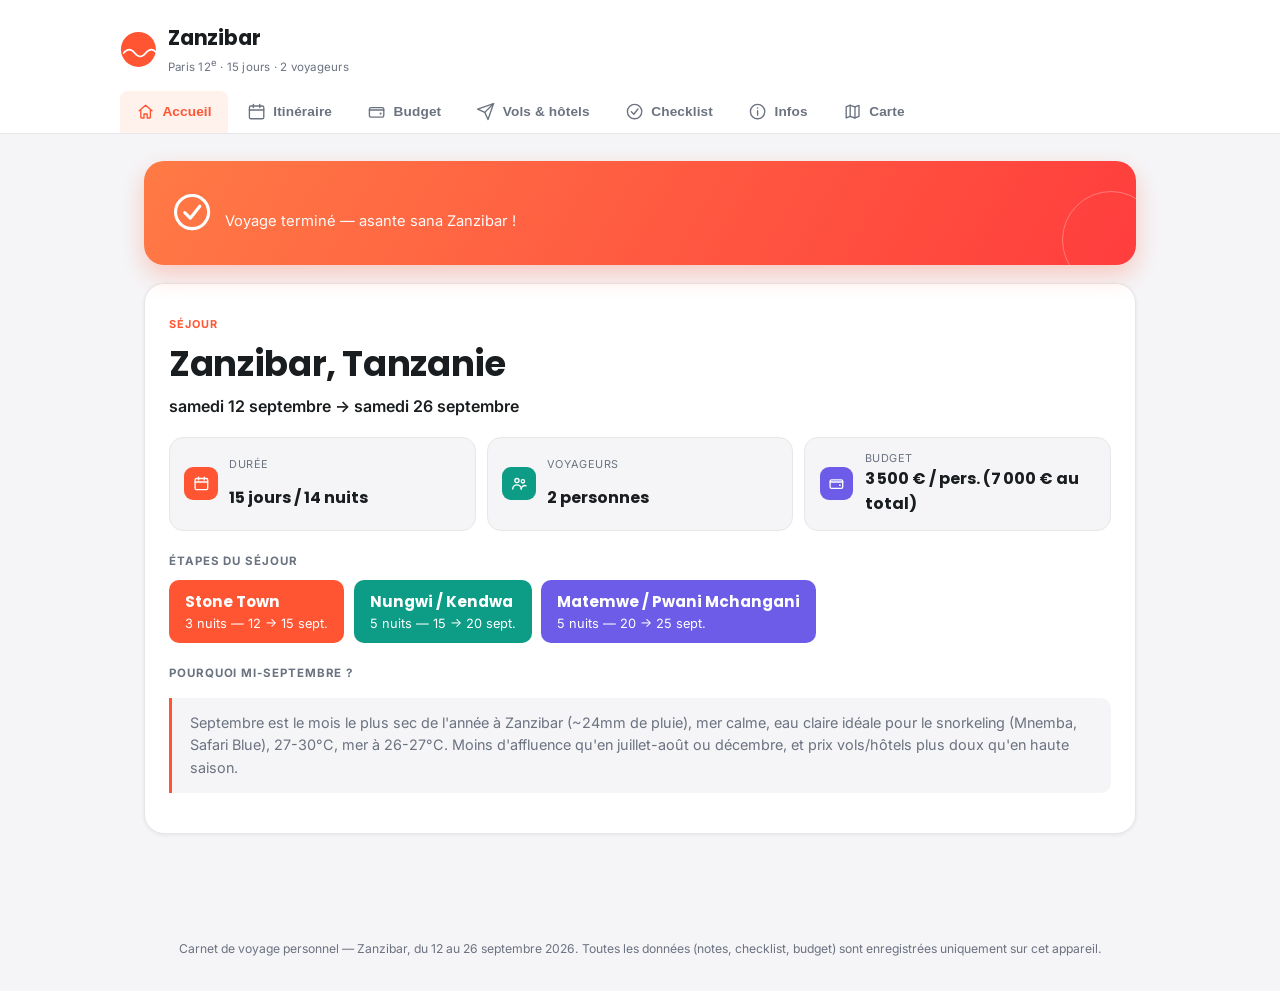
<file: zanzibarsite/index.html>
<!DOCTYPE html>
<html lang="fr">
<head>
<meta charset="UTF-8" />
<meta name="viewport" content="width=device-width, initial-scale=1.0" />
<meta name="color-scheme" content="light" />
<meta name="theme-color" content="#ff5533" />
<title>Zanzibar — Carnet de voyage</title>
<link rel="icon" href="data:image/svg+xml,<svg xmlns=%22http://www.w3.org/2000/svg%22 viewBox=%220 0 24 24%22><circle cx=%2212%22 cy=%2212%22 r=%2211%22 fill=%22%23ff5533%22/><path d=%22M2 15c2.5-3 5-3 7.5 0s5 3 7.5 0 5-3 7.5 0%22 stroke=%22%23ffffff%22 stroke-width=%222%22 fill=%22none%22 stroke-linecap=%22round%22/></svg>" />
<link rel="preconnect" href="https://fonts.googleapis.com" />
<link rel="preconnect" href="https://fonts.gstatic.com" crossorigin />
<link href="https://fonts.googleapis.com/css2?family=Poppins:wght@500;600;700;800&family=Inter:wght@400;500;600;700&display=swap" rel="stylesheet" />
<link rel="stylesheet" href="css/style.css" />
</head>
<body>

<!-- Sprite d'icônes vectorielles (référencées via <use>) -->
<svg aria-hidden="true" style="position:absolute;width:0;height:0;overflow:hidden" xmlns="http://www.w3.org/2000/svg">
<defs>
<symbol id="i-home" viewBox="0 0 24 24"><path d="M4 11 12 4l8 7"/><path d="M6 10v9a1 1 0 0 0 1 1h3v-5h4v5h3a1 1 0 0 0 1-1v-9"/></symbol>
<symbol id="i-calendar" viewBox="0 0 24 24"><rect x="3" y="5" width="18" height="16" rx="2"/><line x1="3" y1="10" x2="21" y2="10"/><line x1="8" y1="3" x2="8" y2="7"/><line x1="16" y1="3" x2="16" y2="7"/></symbol>
<symbol id="i-wallet" viewBox="0 0 24 24"><rect x="3" y="7" width="18" height="12" rx="2"/><path d="M3 10h18"/><circle cx="17" cy="14.5" r="1.3" fill="currentColor" stroke="none"/></symbol>
<symbol id="i-plane" viewBox="0 0 24 24"><path d="M22 2 11 13"/><path d="M22 2 15 22l-4-9-9-4 20-7z"/></symbol>
<symbol id="i-check-circle" viewBox="0 0 24 24"><circle cx="12" cy="12" r="9"/><path d="M8 12.3 11 15.3 16.2 8.8"/></symbol>
<symbol id="i-info" viewBox="0 0 24 24"><circle cx="12" cy="12" r="9"/><line x1="12" y1="11" x2="12" y2="16.5"/><circle cx="12" cy="7.5" r="1" fill="currentColor" stroke="none"/></symbol>
<symbol id="i-map" viewBox="0 0 24 24"><path d="M9 4 4 6.2v13.8l5-2 6 2 5-2V4.2l-5 2-6-2z"/><line x1="9" y1="4" x2="9" y2="18"/><line x1="15" y1="6.2" x2="15" y2="20"/></symbol>
<symbol id="i-users" viewBox="0 0 24 24"><circle cx="8.5" cy="8" r="3"/><path d="M2.5 20a6 6 0 0 1 12 0"/><circle cx="17" cy="9" r="2.4"/><path d="M14.7 20a5 5 0 0 1 6.8-4.6"/></symbol>
<symbol id="i-sun" viewBox="0 0 24 24"><circle cx="12" cy="12" r="4.2"/><line x1="12" y1="3" x2="12" y2="5.3"/><line x1="12" y1="18.7" x2="12" y2="21"/><line x1="3" y1="12" x2="5.3" y2="12"/><line x1="18.7" y1="12" x2="21" y2="12"/><line x1="5.6" y1="5.6" x2="7.3" y2="7.3"/><line x1="16.7" y1="16.7" x2="18.4" y2="18.4"/><line x1="16.7" y1="7.3" x2="18.4" y2="5.6"/><line x1="5.6" y1="18.4" x2="7.3" y2="16.7"/></symbol>
<symbol id="i-cloud-sun" viewBox="0 0 24 24"><circle cx="8.5" cy="8.5" r="2.6"/><line x1="8.5" y1="3.5" x2="8.5" y2="4.8"/><line x1="3.5" y1="8.5" x2="4.8" y2="8.5"/><line x1="4.9" y1="4.9" x2="5.8" y2="5.8"/><path d="M6 18.5a3 3 0 0 1 .3-6 4.2 4.2 0 0 1 7.9-1.3 3.4 3.4 0 0 1 3.3 3.4 3.4 3.4 0 0 1-3.4 3.9z"/></symbol>
<symbol id="i-moon" viewBox="0 0 24 24"><path d="M20 14.5A8.5 8.5 0 1 1 9.5 4a7 7 0 0 0 10.5 10.5z"/></symbol>
<symbol id="i-utensils" viewBox="0 0 24 24"><path d="M5 3v6a2 2 0 0 0 4 0V3"/><line x1="7" y1="3" x2="7" y2="21"/><path d="M17 3c0 4-2 5-2 8s2 3 2 3v7"/></symbol>
<symbol id="i-shield" viewBox="0 0 24 24"><path d="M12 3.2 19 6v6c0 5-3 8-7 9-4-1-7-4-7-9V6l7-2.8z"/></symbol>
<symbol id="i-cross" viewBox="0 0 24 24"><rect x="9.5" y="4" width="5" height="16" rx="1.2"/><rect x="4" y="9.5" width="16" height="5" rx="1.2"/></symbol>
<symbol id="i-coin" viewBox="0 0 24 24"><circle cx="12" cy="12" r="8.2"/><text x="12" y="15.6" font-size="9" text-anchor="middle" fill="currentColor" stroke="none" font-family="serif">€</text></symbol>
<symbol id="i-clock" viewBox="0 0 24 24"><circle cx="12" cy="12" r="9"/><line x1="12" y1="12" x2="12" y2="7"/><line x1="12" y1="12" x2="15.3" y2="13.6"/></symbol>
<symbol id="i-wifi" viewBox="0 0 24 24"><circle cx="12" cy="18" r="1.1" fill="currentColor" stroke="none"/><path d="M8.5 14.5a5 5 0 0 1 7 0"/><path d="M5.5 11a9 9 0 0 1 13 0"/><path d="M2.5 7.5a13 13 0 0 1 19 0"/></symbol>
<symbol id="i-plug" viewBox="0 0 24 24"><line x1="9" y1="2" x2="9" y2="8"/><line x1="15" y1="2" x2="15" y2="8"/><path d="M7 8h10v4a5 5 0 0 1-10 0z"/><line x1="12" y1="17" x2="12" y2="22"/></symbol>
<symbol id="i-shirt" viewBox="0 0 24 24"><path d="M8 3 4 6.5l2.2 3L8 8.3V20h8V8.3l1.8 1.2 2.2-3L16 3l-2 2h-4z"/></symbol>
<symbol id="i-lock" viewBox="0 0 24 24"><rect x="5" y="11" width="14" height="9" rx="2"/><path d="M8 11V8a4 4 0 0 1 8 0v3"/></symbol>
<symbol id="i-phone" viewBox="0 0 24 24"><path d="M6.6 10.8c1.4 2.8 3.8 5.1 6.6 6.6l2.2-2.2c.3-.3.8-.4 1.1-.2 1.1.5 2.3.7 3.5.7.6 0 1 .4 1 1V20c0 .6-.4 1-1 1C10.1 21 3 13.9 3 5c0-.6.4-1 1-1h3.5c.6 0 1 .4 1 1 0 1.2.2 2.4.7 3.5.1.3 0 .8-.2 1.1z"/></symbol>
<symbol id="i-app" viewBox="0 0 24 24"><rect x="5" y="2.5" width="14" height="19" rx="2.5"/><line x1="10" y1="18" x2="14" y2="18"/></symbol>
<symbol id="i-wave" viewBox="0 0 24 24"><path d="M2 10c2-2.5 4-2.5 6 0s4 2.5 6 0 4-2.5 6 0"/><path d="M2 16c2-2.5 4-2.5 6 0s4 2.5 6 0 4-2.5 6 0"/></symbol>
<symbol id="i-star" viewBox="0 0 24 24"><path d="M12 2.5l2.9 6.9 7.1.4-5.5 4.8 1.8 7-6.3-3.9-6.3 3.9 1.8-7-5.5-4.8 7.1-.4z" fill="currentColor" stroke="none"/></symbol>
<symbol id="i-passport" viewBox="0 0 24 24"><rect x="5" y="2" width="14" height="20" rx="2"/><circle cx="12" cy="9" r="2.6"/><line x1="9" y1="14.5" x2="15" y2="14.5"/><line x1="9" y1="17.5" x2="15" y2="17.5"/></symbol>
<symbol id="i-building" viewBox="0 0 24 24"><rect x="4" y="3" width="16" height="18" rx="1"/><rect x="7" y="6.5" width="2.2" height="2.2"/><rect x="14.8" y="6.5" width="2.2" height="2.2"/><rect x="7" y="11.5" width="2.2" height="2.2"/><rect x="14.8" y="11.5" width="2.2" height="2.2"/><rect x="10" y="16.5" width="4" height="4.5"/></symbol>
<symbol id="i-bag" viewBox="0 0 24 24"><rect x="5" y="8" width="14" height="13" rx="2"/><path d="M9 8V6a3 3 0 0 1 6 0v2"/><line x1="5" y1="13" x2="19" y2="13"/></symbol>
<symbol id="i-chevron" viewBox="0 0 24 24"><path d="M6 9l6 6 6-6"/></symbol>
</defs>
</svg>

<header class="top">
  <div class="title-row">
    <div class="brand">
      <svg class="brand-mark" viewBox="0 0 40 40" aria-hidden="true">
        <circle cx="20" cy="20" r="19" />
        <path class="brand-wave" d="M4 24c4-5 8-5 12 0s8 5 12 0 8-5 12 0" />
      </svg>
      <div class="brand-text">
        <h1>Zanzibar</h1>
        <span class="subtitle">Paris 12<sup>e</sup> · 15 jours · 2 voyageurs</span>
      </div>
    </div>
  </div>
  <nav class="tabs">
    <button class="tab-btn" data-tab="accueil"><svg class="icon"><use href="#i-home"/></svg><span class="tab-label">Accueil</span></button>
    <button class="tab-btn" data-tab="itineraire"><svg class="icon"><use href="#i-calendar"/></svg><span class="tab-label">Itinéraire</span></button>
    <button class="tab-btn" data-tab="budget"><svg class="icon"><use href="#i-wallet"/></svg><span class="tab-label">Budget</span></button>
    <button class="tab-btn" data-tab="sejour"><svg class="icon"><use href="#i-plane"/></svg><span class="tab-label">Vols &amp; hôtels</span></button>
    <button class="tab-btn" data-tab="checklist"><svg class="icon"><use href="#i-check-circle"/></svg><span class="tab-label">Checklist</span></button>
    <button class="tab-btn" data-tab="infos"><svg class="icon"><use href="#i-info"/></svg><span class="tab-label">Infos</span></button>
    <button class="tab-btn" data-tab="carte"><svg class="icon"><use href="#i-map"/></svg><span class="tab-label">Carte</span></button>
  </nav>
</header>

<main>

  <!-- ACCUEIL -->
  <section id="accueil" class="tab-panel">
    <div id="countdown"></div>
    <div class="hero-card">
      <span class="eyebrow">Séjour</span>
      <h2 id="home-destination">Zanzibar</h2>
      <p class="hero-dates" id="home-dates"></p>
      <div class="summary-grid">
        <div class="summary-item">
          <span class="icon-tile c1"><svg class="icon"><use href="#i-calendar"/></svg></span>
          <span class="label">Durée</span><span class="value" id="home-duration"></span>
        </div>
        <div class="summary-item">
          <span class="icon-tile c2"><svg class="icon"><use href="#i-users"/></svg></span>
          <span class="label">Voyageurs</span><span class="value" id="home-travelers"></span>
        </div>
        <div class="summary-item">
          <span class="icon-tile c3"><svg class="icon"><use href="#i-wallet"/></svg></span>
          <span class="label">Budget</span><span class="value" id="home-budget"></span>
        </div>
      </div>
      <h3 class="section-label">Étapes du séjour</h3>
      <div class="stage-chips" id="home-stages"></div>
      <h3 class="section-label">Pourquoi mi-septembre ?</h3>
      <p class="why-box" id="home-why"></p>
    </div>
  </section>

  <!-- ITINERAIRE -->
  <section id="itineraire" class="tab-panel">
    <h2>Itinéraire jour par jour</h2>
    <p class="panel-intro">Touchez un jour pour dérouler le détail. Vos notes sont sauvegardées automatiquement sur cet appareil.</p>
    <div class="filter-chips" id="itinerary-filters"></div>
    <div id="itinerary-list"></div>
  </section>

  <!-- BUDGET -->
  <section id="budget" class="tab-panel">
    <h2>Budget par personne</h2>
    <div class="budget-bar-wrap">
      <div class="budget-bar-fill" id="budget-bar-fill"></div>
      <div class="budget-bar-spent" id="budget-bar-spent"></div>
    </div>
    <div class="budget-legend">
      <span class="legend-planned">Prévisionnel</span>
      <span class="legend-spent">Dépensé réel</span>
    </div>
    <p id="budget-margin"></p>
    <table class="budget-table">
      <thead>
        <tr>
          <th>Poste</th>
          <th class="num">Prévu</th>
          <th class="num">Dépensé réel</th>
          <th class="num">Écart</th>
        </tr>
      </thead>
      <tbody id="budget-tbody"></tbody>
      <tfoot>
        <tr>
          <td>Total</td>
          <td class="num" id="budget-total-planned"></td>
          <td class="num" id="budget-total-spent"></td>
          <td class="num">Plafond : <span id="budget-ceiling"></span></td>
        </tr>
      </tfoot>
    </table>
    <div class="budget-actions">
      <button class="ghost-btn" id="budget-reset">Réinitialiser les dépenses saisies</button>
    </div>
    <p id="budget-couple-total"></p>
  </section>

  <!-- VOLS & HEBERGEMENTS -->
  <section id="sejour" class="tab-panel">
    <h2>Vols Paris → Zanzibar</h2>
    <div class="cards-grid" id="flights-list"></div>

    <h2>Hébergements par étape</h2>
    <div class="cards-grid" id="accommodations-list"></div>
  </section>

  <!-- CHECKLIST -->
  <section id="checklist" class="tab-panel">
    <h2>Checklist de préparation</h2>
    <div id="checklist-overall"></div>
    <div id="checklist-container"></div>
  </section>

  <!-- INFOS PRATIQUES -->
  <section id="infos" class="tab-panel">
    <h2>Infos pratiques</h2>
    <div id="practical-list"></div>
  </section>

  <!-- CARTE -->
  <section id="carte" class="tab-panel">
    <h2>Carte du séjour</h2>
    <div class="map-wrap">
      <svg id="map-svg" viewBox="0 0 100 100" xmlns="http://www.w3.org/2000/svg">
        <path d="M50 2 C 60 4, 66 14, 64 26 C 70 32, 74 40, 70 50 C 74 58, 68 66, 66 74 C 64 84, 58 92, 48 96 C 40 94, 36 86, 38 76 C 32 70, 30 60, 34 52 C 28 46, 28 36, 34 30 C 32 20, 38 8, 50 2 Z"
              fill="#f5f5f7" stroke="#1a1d1f" stroke-width="0.5" />
      </svg>
      <ul id="map-legend"></ul>
    </div>
  </section>

</main>

<footer class="site-footer">
  Carnet de voyage personnel — Zanzibar, du 12 au 26 septembre 2026. Toutes les données (notes, checklist, budget) sont enregistrées uniquement sur cet appareil.
</footer>

<script src="js/data.js"></script>
<script src="js/app.js"></script>
</body>
</html>
</file>
<file: zanzibarsite/css/style.css>
:root {
  color-scheme: light;

  /* Palette style marketplace de voyage (type GetYourGuide) :
     corail/orange vif en accent, fond gris clair, cartes blanches,
     tuiles de catégorie colorées (orange / sarcelle / violet). */
  --primary: #ff5533;
  --primary-dark: #d63f1f;
  --primary-tint: #fff1ec;
  --accent-teal: #0d9c86;
  --accent-purple: #6c5ce7;
  --star: #ffb400;
  --ink: #1a1d1f;
  --muted: #6b7280;
  --bg: #f5f5f7;
  --paper: #ffffff;
  --hairline: #e7e7ea;
  --danger: #d1453b;
  --success: #1e874b;
  --shadow-sm: 0 1px 4px rgba(20, 20, 25, 0.07);
  --shadow: 0 10px 28px rgba(20, 20, 25, 0.1);
  --radius-lg: 20px;
  --radius-md: 14px;
  --radius-sm: 10px;
  --nav-height: 4.4rem;
  --font-display: "Poppins", system-ui, -apple-system, "Segoe UI", sans-serif;
  --font-body: "Inter", system-ui, -apple-system, "Segoe UI", sans-serif;
}

* { box-sizing: border-box; }

html, body {
  background: var(--bg);
  color: var(--ink);
}

body {
  margin: 0;
  font-family: var(--font-body);
  line-height: 1.55;
  padding-bottom: var(--nav-height);
  -webkit-font-smoothing: antialiased;
}

/* Icônes vectorielles (sprite <symbol> + <use>) */
svg.icon {
  width: 1.15em;
  height: 1.15em;
  fill: none;
  stroke: currentColor;
  stroke-width: 1.7;
  stroke-linecap: round;
  stroke-linejoin: round;
  vertical-align: -0.2em;
  flex-shrink: 0;
}

/* Tuile de catégorie colorée (icône blanche sur fond plein), motif
   récurrent façon GetYourGuide pour distinguer les catégories */
.icon-tile {
  width: 2.35rem;
  height: 2.35rem;
  border-radius: 11px;
  display: flex;
  align-items: center;
  justify-content: center;
  flex-shrink: 0;
}
.icon-tile .icon { color: #fff; width: 1.25rem; height: 1.25rem; stroke-width: 1.9; }
.icon-tile.c1 { background: var(--primary); }
.icon-tile.c2 { background: var(--accent-teal); }
.icon-tile.c3 { background: var(--accent-purple); }

/* ---------- Header ---------- */
header.top {
  background: var(--paper);
  color: var(--ink);
  padding: 1rem 1.1rem 0;
  position: sticky;
  top: 0;
  z-index: 10;
  border-bottom: 1px solid var(--hairline);
}

header.top .title-row {
  max-width: 1040px;
  margin: 0 auto;
}

.brand {
  display: flex;
  align-items: center;
  gap: 0.7rem;
}

.brand-mark {
  width: 2.3rem;
  height: 2.3rem;
  flex-shrink: 0;
}
.brand-mark circle {
  fill: var(--primary);
  stroke: none;
}
.brand-mark .brand-wave {
  fill: none;
  stroke: #fff;
  stroke-width: 1.8;
  stroke-linecap: round;
}

.brand-text h1 {
  margin: 0;
  font-family: var(--font-display);
  font-weight: 700;
  font-size: 1.3rem;
  letter-spacing: -0.01em;
  color: var(--ink);
}

.brand-text .subtitle {
  display: block;
  font-size: 0.72rem;
  letter-spacing: 0.02em;
  color: var(--muted);
  margin-top: 0.1rem;
}

/* Nav = barre d'onglets fixée en bas (mobile-first, comme une app) */
nav.tabs {
  position: fixed;
  left: 0;
  right: 0;
  bottom: 0;
  z-index: 20;
  display: flex;
  justify-content: space-between;
  background: var(--paper);
  border-top: 1px solid var(--hairline);
  box-shadow: 0 -4px 16px rgba(20, 20, 25, 0.06);
  padding-bottom: env(safe-area-inset-bottom, 0);
  overflow-x: auto;
  scrollbar-width: none;
}
nav.tabs::-webkit-scrollbar { display: none; }

.tab-btn {
  flex: 1 1 0;
  min-width: 3.7rem;
  background: transparent;
  border: none;
  color: var(--muted);
  display: flex;
  flex-direction: column;
  align-items: center;
  justify-content: center;
  gap: 0.2rem;
  padding: 0.55rem 0.1rem 0.5rem;
  cursor: pointer;
  transition: color 0.15s ease;
  position: relative;
}
.tab-btn .icon { width: 1.2rem; height: 1.2rem; }
.tab-btn .tab-label {
  font-size: 0.6rem;
  font-weight: 600;
  letter-spacing: 0.01em;
  line-height: 1.1;
  white-space: nowrap;
}
.tab-btn:hover { color: var(--ink); }
.tab-btn.active { color: var(--primary); }

main {
  max-width: 1040px;
  margin: 0 auto;
  padding: 1.3rem 1.1rem 2.5rem;
}

.tab-panel { display: none; animation: fadeIn 0.25s ease; }
.tab-panel.active { display: block; }

@keyframes fadeIn {
  from { opacity: 0; transform: translateY(6px); }
  to { opacity: 1; transform: translateY(0); }
}

h2 {
  font-family: var(--font-display);
  font-weight: 700;
  color: var(--ink);
  font-size: 1.35rem;
  margin: 0 0 0.7rem;
  letter-spacing: -0.01em;
}

.section-label {
  font-family: var(--font-body);
  font-size: 0.72rem;
  font-weight: 700;
  text-transform: uppercase;
  letter-spacing: 0.08em;
  color: var(--muted);
  margin: 1.4rem 0 0.6rem;
}

.panel-intro {
  color: var(--muted);
  font-size: 0.86rem;
  margin-top: -0.35rem;
  margin-bottom: 1rem;
}

/* ---------- Accueil ---------- */
.hero-card {
  background: var(--paper);
  border-radius: var(--radius-lg);
  box-shadow: var(--shadow-sm);
  padding: 1.6rem 1.5rem;
  margin-bottom: 1rem;
  border: 1px solid var(--hairline);
}

.eyebrow {
  display: inline-block;
  font-size: 0.68rem;
  font-weight: 700;
  text-transform: uppercase;
  letter-spacing: 0.1em;
  color: var(--primary);
  margin-bottom: 0.3rem;
}

.hero-card h2 {
  font-size: 1.85rem;
  margin-bottom: 0.15rem;
}

.hero-dates {
  font-size: 1rem;
  color: var(--ink);
  font-weight: 600;
  margin: 0 0 1.1rem;
}

#countdown {
  display: flex;
  align-items: baseline;
  gap: 0.7rem;
  background: linear-gradient(120deg, #ff7a45 0%, #ff3d3d 100%);
  color: #fff;
  border-radius: var(--radius-lg);
  padding: 1.4rem 1.6rem;
  margin-bottom: 1.1rem;
  box-shadow: 0 10px 24px rgba(255, 85, 51, 0.28);
  position: relative;
  overflow: hidden;
}
#countdown::after {
  content: "";
  position: absolute;
  right: -1.5rem;
  bottom: -1.5rem;
  width: 6rem;
  height: 6rem;
  border-radius: 50%;
  border: 1.5px solid rgba(255, 255, 255, 0.3);
}
.countdown-number {
  font-family: var(--font-display);
  font-size: 2.4rem;
  font-weight: 800;
  z-index: 1;
}
.countdown-label { font-size: 0.92rem; opacity: 0.96; z-index: 1; }
.countdown-label .icon { vertical-align: -0.15em; }

.summary-grid {
  display: grid;
  grid-template-columns: repeat(auto-fit, minmax(150px, 1fr));
  gap: 0.7rem;
  margin: 1rem 0;
}
.summary-item {
  background: var(--bg);
  border: 1px solid var(--hairline);
  border-radius: var(--radius-md);
  padding: 0.8rem 0.9rem;
  display: grid;
  grid-template-columns: auto 1fr;
  grid-template-rows: auto auto;
  column-gap: 0.7rem;
  align-items: center;
}
.summary-item .icon-tile { grid-row: 1 / 3; width: 2.1rem; height: 2.1rem; border-radius: 9px; }
.summary-item .icon-tile .icon { width: 1.05rem; height: 1.05rem; }
.summary-item .label {
  font-size: 0.68rem;
  color: var(--muted);
  text-transform: uppercase;
  letter-spacing: 0.05em;
}
.summary-item .value {
  font-weight: 700;
  color: var(--ink);
  font-family: var(--font-display);
  font-size: 1rem;
}

.stage-chips {
  display: flex;
  gap: 0.6rem;
  flex-wrap: wrap;
  margin: 0.2rem 0 0.4rem;
}
.stage-chip {
  color: #fff;
  border-radius: var(--radius-sm);
  padding: 0.6rem 1rem;
  display: flex;
  flex-direction: column;
  font-size: 0.8rem;
}
.stage-chip strong { font-family: var(--font-display); font-size: 0.95rem; font-weight: 700; }
.stage-chips .stage-chip:nth-child(3n+1) { background: var(--primary); }
.stage-chips .stage-chip:nth-child(3n+2) { background: var(--accent-teal); }
.stage-chips .stage-chip:nth-child(3n) { background: var(--accent-purple); }

.why-box {
  background: var(--bg);
  border-left: 3px solid var(--primary);
  padding: 0.9rem 1.1rem;
  border-radius: 0 var(--radius-sm) var(--radius-sm) 0;
  font-size: 0.9rem;
  color: var(--muted);
}

/* ---------- Filtres (chips) ---------- */
.filter-chips {
  display: flex;
  gap: 0.5rem;
  overflow-x: auto;
  padding-bottom: 0.3rem;
  margin-bottom: 1rem;
  scrollbar-width: none;
}
.filter-chips::-webkit-scrollbar { display: none; }
.filter-chip {
  flex: 0 0 auto;
  background: var(--paper);
  border: 1px solid var(--hairline);
  color: var(--ink);
  font-family: var(--font-body);
  font-size: 0.8rem;
  font-weight: 600;
  padding: 0.5rem 0.95rem;
  border-radius: 999px;
  cursor: pointer;
  white-space: nowrap;
  transition: all 0.15s ease;
}
.filter-chip:hover { border-color: var(--primary); }
.filter-chip.active {
  background: var(--primary);
  border-color: var(--primary);
  color: #fff;
}

/* ---------- Itinéraire ---------- */
.day-card {
  background: var(--paper);
  border-radius: var(--radius-md);
  box-shadow: var(--shadow-sm);
  margin-bottom: 0.6rem;
  overflow: hidden;
  border: 1px solid var(--hairline);
  transition: box-shadow 0.15s ease;
}
.day-card.filtered-out { display: none; }
.day-card.today { border-color: var(--primary); box-shadow: 0 0 0 1px var(--primary), var(--shadow); }

.day-header {
  width: 100%;
  display: flex;
  align-items: center;
  gap: 0.75rem;
  background: none;
  border: none;
  padding: 0.85rem 1rem;
  cursor: pointer;
  text-align: left;
  font: inherit;
  color: inherit;
}
.day-badge {
  background: var(--primary);
  color: #fff;
  font-family: var(--font-display);
  font-weight: 700;
  font-size: 0.76rem;
  border-radius: 7px;
  padding: 0.3rem 0.55rem;
  min-width: 2.3rem;
  text-align: center;
}
.day-heading { flex: 1; display: flex; flex-direction: column; }
.day-date { font-size: 0.72rem; color: var(--muted); text-transform: capitalize; letter-spacing: 0.02em; }
.day-location { font-weight: 700; color: var(--ink); }
.day-budget { font-size: 0.8rem; color: var(--ink); font-weight: 700; white-space: nowrap; }
.day-chevron { color: var(--muted); transition: transform 0.2s ease; }
.day-chevron .icon { width: 1rem; height: 1rem; }
.day-card.open .day-chevron { transform: rotate(180deg); }

.day-body {
  max-height: 0;
  overflow: hidden;
  transition: max-height 0.25s ease;
  padding: 0 1rem;
}
.day-card.open .day-body {
  max-height: 700px;
  padding: 0 1rem 1.1rem;
}

.day-schedule {
  display: grid;
  grid-template-columns: 1fr;
  gap: 0.7rem;
  margin: 0.3rem 0 0.9rem;
  border-top: 1px solid var(--hairline);
  padding-top: 0.8rem;
}
.day-schedule-row { display: flex; gap: 0.6rem; align-items: flex-start; }
.day-schedule-row .icon { color: var(--muted); margin-top: 0.15rem; width: 1.05rem; height: 1.05rem; }
.day-schedule-row .label { color: var(--muted); font-size: 0.68rem; text-transform: uppercase; letter-spacing: 0.06em; margin: 0 0 0.15rem; display: block; }
.day-schedule-row .value { margin: 0; font-size: 0.9rem; }

.day-notes-label {
  display: block;
  font-size: 0.75rem;
  color: var(--muted);
}
.day-notes {
  width: 100%;
  margin-top: 0.35rem;
  border: 1px solid var(--hairline);
  border-radius: var(--radius-sm);
  padding: 0.55rem 0.65rem;
  font-family: inherit;
  font-size: 0.85rem;
  resize: vertical;
  background: var(--bg);
}
.day-notes:focus { outline: none; border-color: var(--primary); background: var(--paper); }

/* ---------- Budget ---------- */
.budget-bar-wrap {
  background: var(--hairline);
  border-radius: 999px;
  height: 20px;
  position: relative;
  overflow: hidden;
  margin: 0.75rem 0 0.4rem;
}
.budget-bar-fill {
  position: absolute;
  inset: 0;
  width: 0%;
  background: linear-gradient(90deg, var(--accent-teal), var(--primary));
  border-radius: 999px;
  transition: width 0.3s ease;
}
.budget-bar-spent {
  position: absolute;
  top: 0; bottom: 0; left: 0;
  width: 0%;
  background: repeating-linear-gradient(45deg, rgba(26, 29, 31, 0.85), rgba(26, 29, 31, 0.85) 6px, rgba(26, 29, 31, 0.55) 6px, rgba(26, 29, 31, 0.55) 12px);
  border-radius: 999px;
  transition: width 0.3s ease;
}
.budget-legend { font-size: 0.74rem; color: var(--muted); display: flex; gap: 1.1rem; margin-bottom: 1rem; }
.budget-legend span::before {
  content: "";
  display: inline-block;
  width: 9px; height: 9px;
  border-radius: 3px;
  margin-right: 0.35rem;
  vertical-align: middle;
}
.legend-planned::before { background: var(--primary); }
.legend-spent::before { background: var(--ink); }

#budget-margin {
  font-weight: 700;
  color: var(--ink);
  margin-bottom: 1rem;
  font-family: var(--font-display);
}

table.budget-table {
  width: 100%;
  border-collapse: collapse;
  background: var(--paper);
  border-radius: var(--radius-md);
  overflow: hidden;
  box-shadow: var(--shadow-sm);
  border: 1px solid var(--hairline);
}
table.budget-table th, table.budget-table td {
  padding: 0.7rem 0.8rem;
  text-align: left;
  border-bottom: 1px solid var(--hairline);
  font-size: 0.87rem;
}
table.budget-table th {
  background: var(--ink);
  color: #fff;
  font-weight: 600;
  font-size: 0.68rem;
  text-transform: uppercase;
  letter-spacing: 0.06em;
}
table.budget-table td.num, table.budget-table th.num { text-align: right; white-space: nowrap; }
.budget-label { font-weight: 700; color: var(--ink); }
.budget-detail { font-size: 0.74rem; color: var(--muted); }
.spent-input {
  width: 66px;
  padding: 0.3rem 0.4rem;
  border: 1px solid var(--hairline);
  border-radius: 6px;
  text-align: right;
  font: inherit;
  background: var(--bg);
}
.spent-input:focus { outline: none; border-color: var(--primary); background: var(--paper); }
.diff-cell.over { color: var(--danger); font-weight: 700; }
.diff-cell.under { color: var(--success); font-weight: 700; }
tfoot td { font-weight: 700; background: var(--bg); }

.budget-actions { margin-top: 0.85rem; text-align: right; }
button.ghost-btn {
  background: var(--primary);
  border: none;
  color: #fff;
  border-radius: 999px;
  padding: 0.55rem 1.1rem;
  cursor: pointer;
  font-size: 0.8rem;
  font-weight: 700;
  transition: background 0.15s ease;
}
button.ghost-btn:hover { background: var(--primary-dark); }

#budget-couple-total {
  margin-top: 1rem;
  font-size: 0.88rem;
  color: var(--muted);
}

/* ---------- Hébergements & vols ---------- */
.cards-grid {
  display: grid;
  grid-template-columns: repeat(auto-fit, minmax(230px, 1fr));
  gap: 0.9rem;
  margin-bottom: 1.7rem;
}
.flight-card, .acc-card {
  background: var(--paper);
  border-radius: var(--radius-md);
  box-shadow: var(--shadow-sm);
  padding: 1.1rem 1.2rem;
  position: relative;
  border: 1px solid var(--hairline);
}
.flight-card .badge {
  position: absolute;
  top: -0.6rem; right: 1rem;
  background: var(--primary);
  color: #fff;
  font-size: 0.65rem;
  font-weight: 700;
  letter-spacing: 0.02em;
  padding: 0.25rem 0.7rem;
  border-radius: 999px;
  display: flex;
  align-items: center;
  gap: 0.3rem;
}
.flight-card .badge .icon { width: 0.7rem; height: 0.7rem; color: var(--star); fill: var(--star); }
.card-title {
  display: flex;
  align-items: center;
  gap: 0.65rem;
  margin: 0 0 0.7rem;
  color: var(--ink);
  font-family: var(--font-display);
  font-weight: 700;
  font-size: 1.02rem;
}
.flight-card p, .acc-card p { margin: 0.25rem 0; font-size: 0.87rem; color: var(--muted); }
.flight-card .price { font-size: 1.25rem; font-weight: 800; color: var(--ink); font-family: var(--font-display); margin-top: 0.5rem; }
.flight-card .price span { font-size: 0.72rem; color: var(--muted); font-weight: 400; font-family: var(--font-body); }
.acc-nights { font-size: 0.72rem; color: var(--muted); font-weight: 400; font-family: var(--font-body); }
.acc-price { font-weight: 800; color: var(--ink); margin-top: 0.5rem; font-family: var(--font-display); }
.booking-ref-label { display: block; font-size: 0.72rem; color: var(--muted); margin-top: 0.6rem; }
.booking-ref {
  width: 100%;
  margin-top: 0.3rem;
  padding: 0.45rem 0.55rem;
  border: 1px solid var(--hairline);
  border-radius: 6px;
  font: inherit;
  font-size: 0.85rem;
  background: var(--bg);
}
.booking-ref:focus { outline: none; border-color: var(--primary); background: var(--paper); }

/* ---------- Checklist ---------- */
#checklist-overall {
  display: inline-block;
  background: var(--primary);
  color: #fff;
  padding: 0.4rem 0.9rem;
  border-radius: 999px;
  font-size: 0.82rem;
  font-weight: 700;
  margin-bottom: 1.1rem;
  font-family: var(--font-display);
}
.checklist-group {
  background: var(--paper);
  border-radius: var(--radius-md);
  box-shadow: var(--shadow-sm);
  padding: 1.1rem 1.3rem;
  margin-bottom: 0.75rem;
  border: 1px solid var(--hairline);
}
.checklist-group h3 {
  display: flex;
  align-items: center;
  gap: 0.65rem;
  margin: 0 0 0.7rem;
  color: var(--ink);
  font-family: var(--font-display);
  font-weight: 700;
  font-size: 1rem;
}
.group-progress { font-size: 0.78rem; color: var(--muted); font-weight: 400; font-family: var(--font-body); margin-left: auto; }
.checklist-group ul { list-style: none; margin: 0; padding: 0; }
.checklist-item {
  display: flex;
  align-items: flex-start;
  gap: 0.6rem;
  padding: 0.4rem 0;
  cursor: pointer;
  font-size: 0.9rem;
  border-top: 1px solid var(--hairline);
}
.checklist-group ul li:first-child .checklist-item { border-top: none; }
.checklist-item input { margin-top: 0.2rem; accent-color: var(--primary); width: 16px; height: 16px; }
.checklist-item input:checked + span { text-decoration: line-through; color: var(--muted); }

/* ---------- Infos pratiques ---------- */
.practical-card {
  background: var(--paper);
  border-radius: var(--radius-sm);
  box-shadow: var(--shadow-sm);
  margin-bottom: 0.6rem;
  padding: 0.7rem 1.1rem;
  border: 1px solid var(--hairline);
}
.practical-card summary {
  cursor: pointer;
  font-weight: 700;
  color: var(--ink);
  list-style: none;
  display: flex;
  align-items: center;
  gap: 0.7rem;
  font-family: var(--font-display);
  padding: 0.3rem 0;
}
.practical-card summary::-webkit-details-marker { display: none; }
.practical-card summary .chevron-icon { margin-left: auto; color: var(--muted); transition: transform 0.15s ease; }
.practical-card[open] summary .chevron-icon { transform: rotate(180deg); }
.practical-card p { margin: 0.7rem 0 0.1rem; font-size: 0.89rem; color: var(--muted); padding-left: calc(2.35rem + 0.7rem); }

/* ---------- Carte ---------- */
.map-wrap {
  background: var(--paper);
  border-radius: var(--radius-lg);
  box-shadow: var(--shadow);
  padding: 1.1rem;
  border: 1px solid var(--hairline);
}
#map-svg {
  width: 100%;
  height: auto;
  background: var(--bg);
  border-radius: var(--radius-md);
}
.map-marker { cursor: pointer; }
#map-legend {
  list-style: none;
  margin: 0.85rem 0 0;
  padding: 0;
  display: grid;
  grid-template-columns: repeat(auto-fit, minmax(180px, 1fr));
  gap: 0.4rem 1rem;
  font-size: 0.83rem;
}
#map-legend .dot {
  display: inline-block;
  width: 9px; height: 9px;
  border-radius: 50%;
  margin-right: 0.45rem;
}
.dot.airport { background: var(--ink); }
.dot.stage { background: var(--primary); }
.dot.activity { background: var(--accent-teal); }

footer.site-footer {
  text-align: center;
  color: var(--muted);
  font-size: 0.76rem;
  padding: 1.6rem 1.1rem 2rem;
  max-width: 1040px;
  margin: 0 auto;
}

/* ---------- Écrans plus larges (tablette / desktop) ---------- */
@media (min-width: 700px) {
  body { padding-bottom: 0; }

  header.top { padding: 1.4rem 1.5rem 0; }
  header.top .title-row {
    display: flex;
    align-items: center;
    justify-content: space-between;
  }

  nav.tabs {
    position: static;
    max-width: 1040px;
    margin: 0.9rem auto 0;
    justify-content: flex-start;
    border-top: none;
    box-shadow: none;
    overflow-x: auto;
    padding-bottom: 0;
    gap: 0.2rem;
  }
  .tab-btn {
    flex: 0 0 auto;
    min-width: auto;
    flex-direction: row;
    gap: 0.45rem;
    padding: 0.7rem 1rem;
  }
  .tab-btn .tab-label { font-size: 0.85rem; }
  .tab-btn.active {
    background: var(--primary-tint);
    border-radius: 8px 8px 0 0;
  }

  main { padding: 1.7rem 1.5rem 4rem; }

  .day-schedule { grid-template-columns: 1fr 1fr; gap: 0.9rem 1.4rem; }
}

@media (min-width: 1000px) {
  .hero-card h2 { font-size: 2.2rem; }
}
</file>
